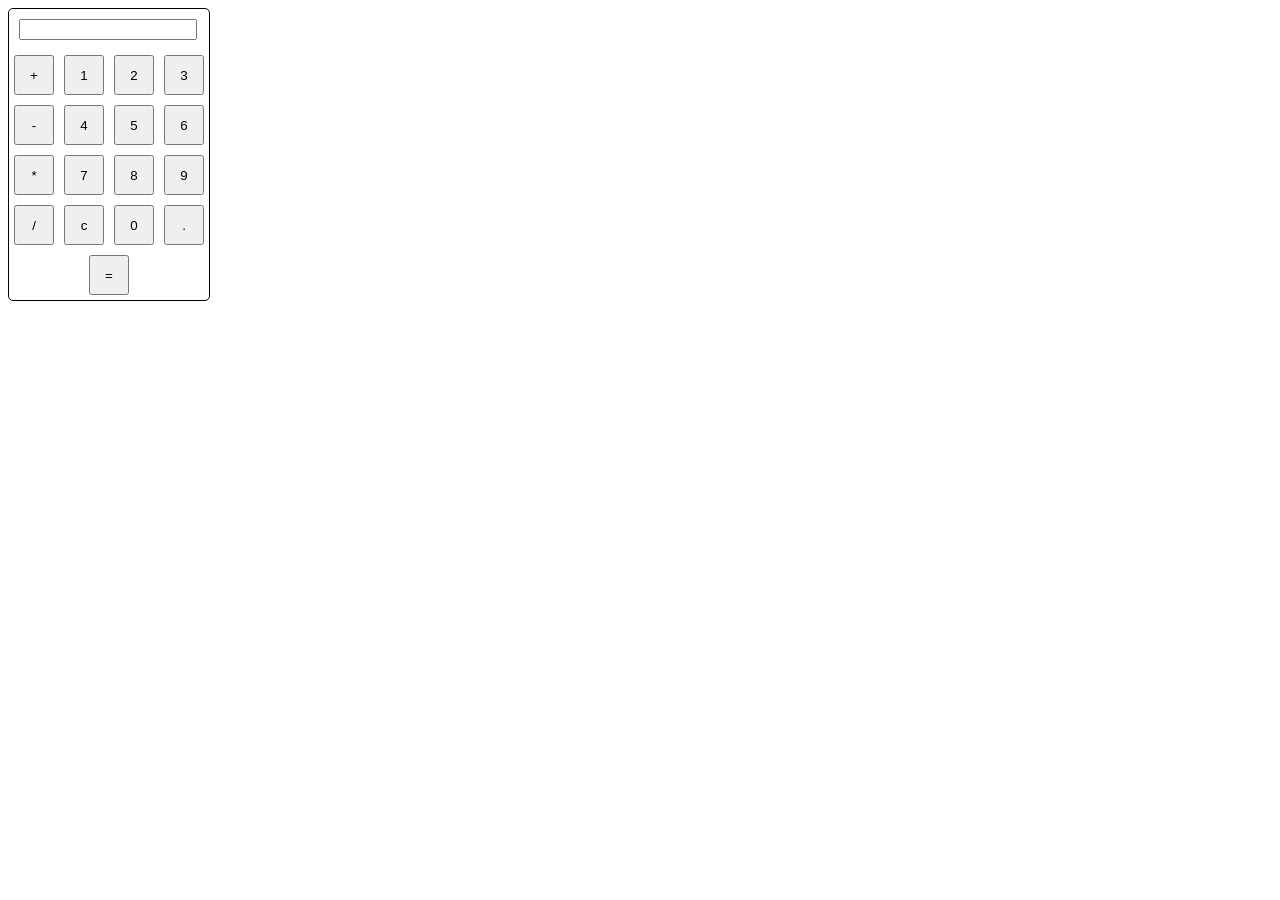
<file: Calculator/index.html>
<!DOCTYPE html>
<html lang="en">
<head>
    <meta charset="UTF-8">
    <meta name="viewport" content="width=device-width, initial-scale=1.0">
    <title>Calculator</title>
    <link rel="stylesheet" href="index.css">
</head>
<body>
    <div id="calculator"> <input type="text" id = "display" readonly>
    <div class="button-container">
        <button class="button" onclick="currentDisplay = currentDisplay + '+'; document.querySelector('#display').value = currentDisplay;">+</button>

        <button class="button" onclick="currentDisplay = currentDisplay + '1'; document.querySelector('#display').value = currentDisplay;">1</button>

        <button class="button" onclick="currentDisplay = currentDisplay + '2'; document.querySelector('#display').value = currentDisplay;">2</button> 

        <button class="button" onclick="currentDisplay = currentDisplay + '3'; document.querySelector('#display').value = currentDisplay;">3</button>

        <button class="button" onclick="currentDisplay = currentDisplay + '-';document.querySelector('#display').value = currentDisplay;">-</button>

        <button class="button" onclick="currentDisplay = currentDisplay + '4';document.querySelector('#display').value = currentDisplay;">4</button>

        <button class="button" onclick="currentDisplay = currentDisplay + '5';document.querySelector('#display').value = currentDisplay;">5</button>

        <button class="button" onclick="currentDisplay = currentDisplay + '6';document.querySelector('#display').value = currentDisplay;">6</button>

        <button class="button" onclick="currentDisplay = currentDisplay + '*';document.querySelector('#display').value = currentDisplay;">*</button>

        <button class="button" onclick="currentDisplay = currentDisplay + '7';document.querySelector('#display').value = currentDisplay;">7</button>

        <button class="button" onclick="currentDisplay = currentDisplay + '8';document.querySelector('#display').value = currentDisplay;">8</button>

        <button class="button" onclick="currentDisplay = currentDisplay + '9';document.querySelector('#display').value = currentDisplay;">9</button>

        <button class="button" onclick="currentDisplay = currentDisplay + '/';document.querySelector('#display').value = currentDisplay;">/</button>

        <button class="button" onclick="currentDisplay = '';document.querySelector('#display').value = currentDisplay;">c</button>

        <button class="button" onclick="currentDisplay = currentDisplay + '0';document.querySelector('#display').value = currentDisplay;">0</button>

        <button class="button" onclick="currentDisplay = currentDisplay + '.';document.querySelector('#display').value = currentDisplay;">.</button>

        <button class="button" onclick="
        let result=eval(currentDisplay);
        currentDisplay =result;document.querySelector('#display').value = currentDisplay;">=</button>
    </div>

    <script>
        let currentDisplay='';
        document.querySelector('#disply').value = currentDisplay;
    </script>
</body>
</html>
</file>
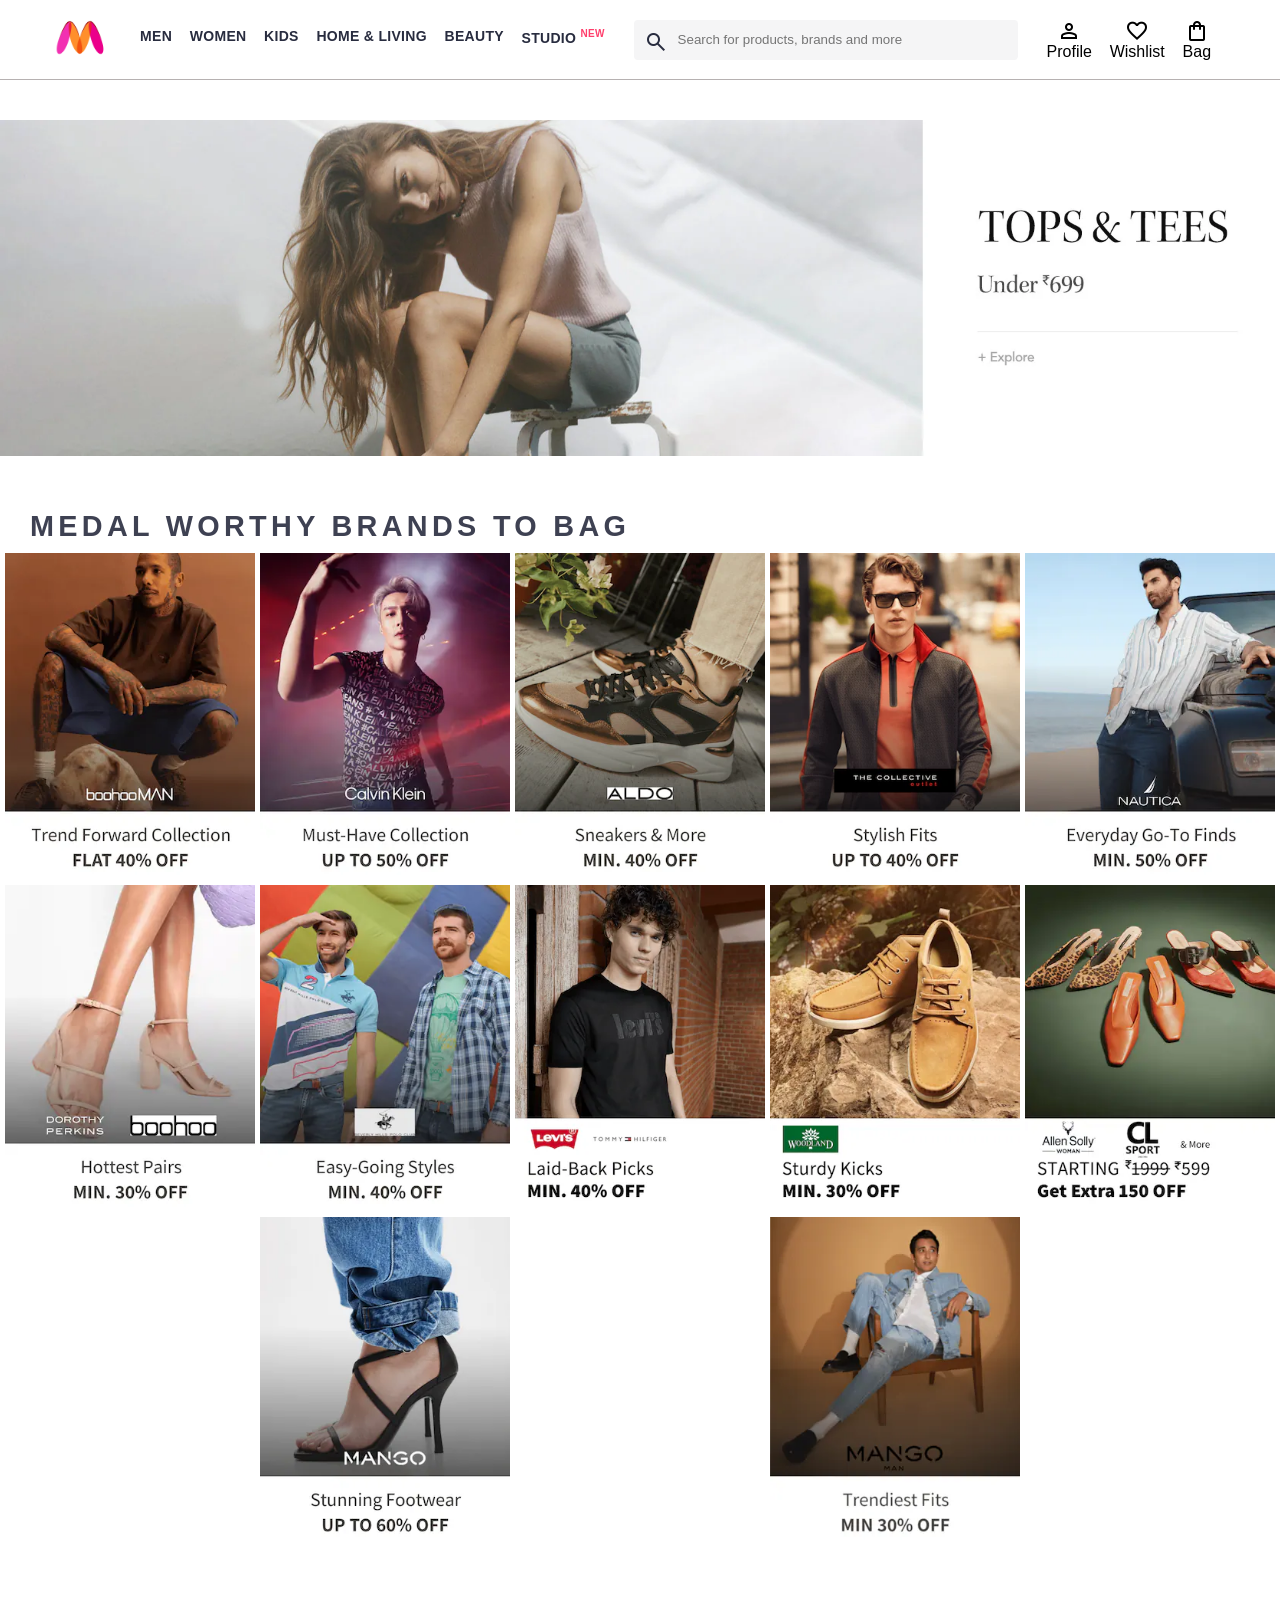
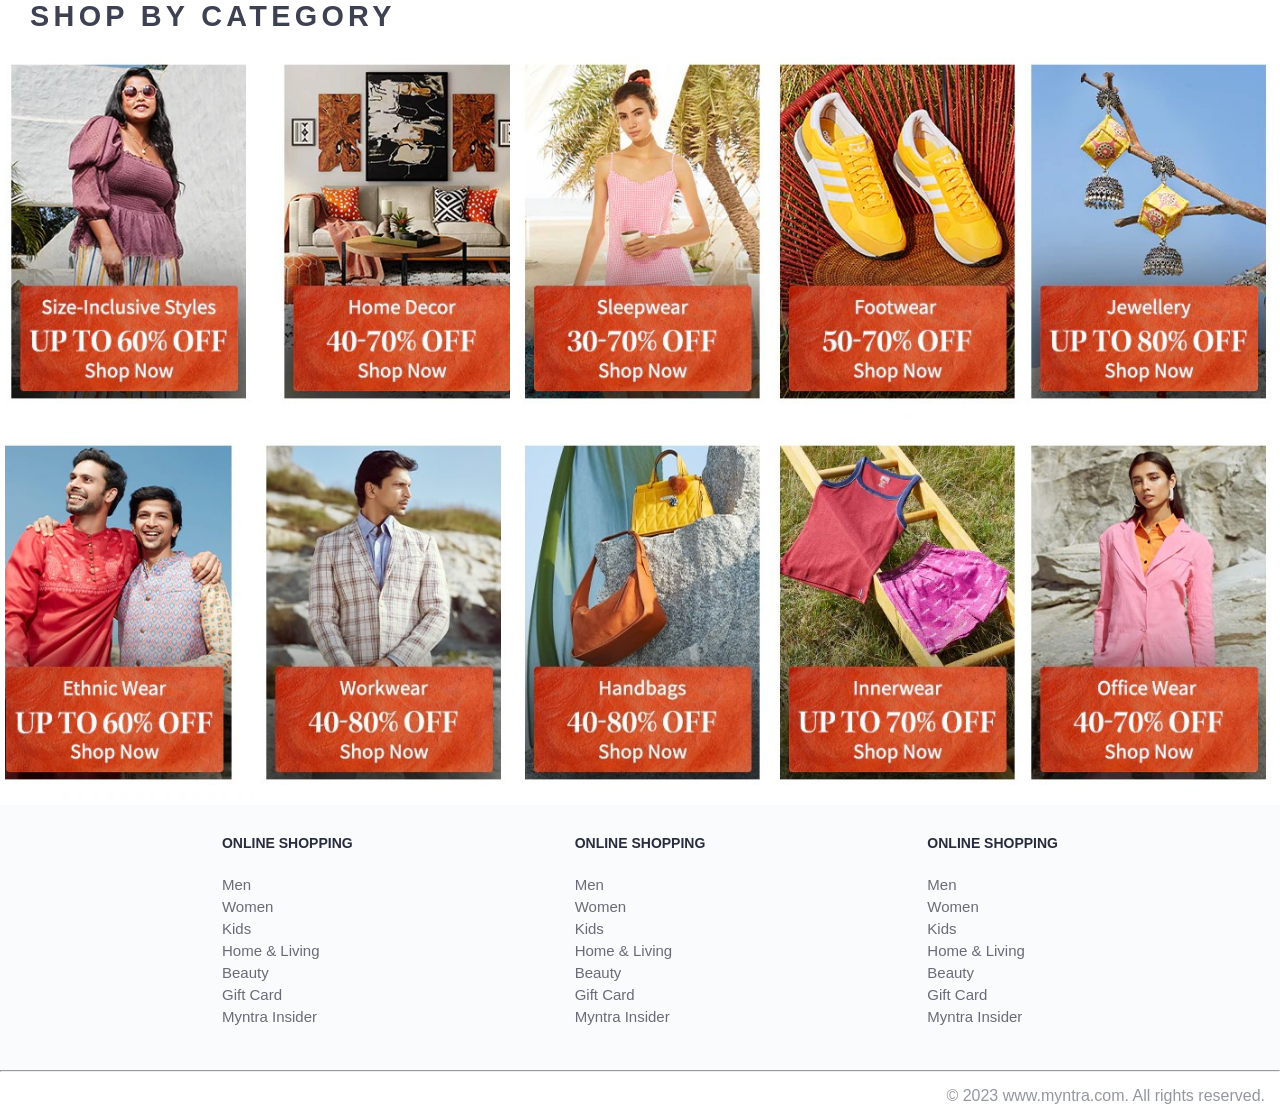
<file: Template myntra function/index.html>
<!DOCTYPE html>
<html lang="en">
<head>
    <title>Myntra Clone</title>
    <link rel="stylesheet" href="index.css">
    <link rel="stylesheet" href="https://fonts.googleapis.com/css2?family=Material+Symbols+Outlined:opsz,wght,FILL,GRAD@20..48,100..700,0..1,-50..200" />
</head>
<body>
    <header>
        <div class="logo_container">
            <a href="#"><img class="myntra_home" src="images/myntra_logo.webp" alt="Myntra Home"></a>
        </div>
        <nav class="nav_bar">
            <a href="#">Men</a>
            <a href="#">Women</a>
            <a href="#">Kids</a>
            <a href="#">Home & Living</a>
            <a href="#">Beauty</a>
            <a href="#">Studio <sup>New</sup></a>
        </nav>
        <div class="search_bar">
            <span class="material-symbols-outlined search_icon">search</span>
            <input class="search_input" placeholder="Search for products, brands and more">
        </div>
        <div class="action_bar">
            <div class="action_container">
                <span class="material-symbols-outlined action_icon">person</span>
                <span class="action_name">Profile</span>
            </div>

            <div class="action_container">
                <span class="material-symbols-outlined action_icon">favorite</span>
                <span class="action_name">Wishlist</span>
            </div>

            <div class="action_container">
                <span class="material-symbols-outlined action_icon">shopping_bag</span>
                <span class="action_name">Bag</span>
            </div>
        </div>
    </header>
    <main>
        <div class="banner_container">
            <img class="banner_image" src="banner.jpg" alt="Main Banner">
        </div>
        <div class="category_heading">MEDAL WORTHY BRANDS TO BAG</div>
        <div class="category_items">
            <a href="#"><img class="sale_item" src="images/offers/1.png"></a>
            <a href="#"><img class="sale_item" src="images/offers/2.png"></a>
            <a href="#"><img class="sale_item" src="images/offers/3.png"></a>
            <a href="#"><img class="sale_item" src="images/offers/4.png"></a>
            <a href="#"><img class="sale_item" src="images/offers/5.png"></a>
            <a href="#"><img class="sale_item" src="images/offers/6.png"></a>
            <a href="#"><img class="sale_item" src="images/offers/7.png"></a>
            <a href="#"><img class="sale_item" src="images/offers/8.png"></a>
            <a href="#"><img class="sale_item" src="images/offers/9.png"></a>
            <a href="#"><img class="sale_item" src="images/offers/10.png"></a>
            <a href="#"><img class="sale_item" src="images/offers/11.png"></a>
            <a href="#"><img class="sale_item" src="images/offers/12.png"></a>
        </div>

        <div class="category_heading">SHOP BY CATEGORY</div>
        <div class="category_items">
            <a href="#"><img class="sale_item" src="images/categories/1.jpg"></a>
            <a href="#"><img class="sale_item" src="images/categories/2.jpg"></a>
            <a href="#"><img class="sale_item" src="images/categories/3.jpg"></a>
            <a href="#"><img class="sale_item" src="images/categories/4.jpg"></a>
            <a href="#"><img class="sale_item" src="images/categories/5.jpg"></a>
            <a href="#"><img class="sale_item" src="images/categories/6.jpg"></a>
            <a href="#"><img class="sale_item" src="images/categories/7.jpg"></a>
            <a href="#"><img class="sale_item" src="images/categories/8.jpg"></a>
            <a href="#"><img class="sale_item" src="images/categories/9.jpg"></a>
            <a href="#"><img class="sale_item" src="images/categories/10.jpg"></a>
        </div>
    </main>
    <footer>
        <div class="footer_container">
            <div class="footer_column">
                <h3>ONLINE SHOPPING</h3>

                <a href="#">Men</a>
                <a href="#">Women</a>
                <a href="#">Kids</a>
                <a href="#">Home & Living</a>
                <a href="#">Beauty</a>
                <a href="#">Gift Card</a>
                <a href="#">Myntra Insider</a>
            </div>

            <div class="footer_column">
                <h3>ONLINE SHOPPING</h3>

                <a href="#">Men</a>
                <a href="#">Women</a>
                <a href="#">Kids</a>
                <a href="#">Home & Living</a>
                <a href="#">Beauty</a>
                <a href="#">Gift Card</a>
                <a href="#">Myntra Insider</a>
            </div>

            <div class="footer_column">
                <h3>ONLINE SHOPPING</h3>

                <a href="#">Men</a>
                <a href="#">Women</a>
                <a href="#">Kids</a>
                <a href="#">Home & Living</a>
                <a href="#">Beauty</a>
                <a href="#">Gift Card</a>
                <a href="#">Myntra Insider</a>
            </div>
        </div>
        <hr>

        <div class="copyright">
            © 2023 www.myntra.com. All rights reserved.
        </div>
    </footer>
</body>
</html>
</file>
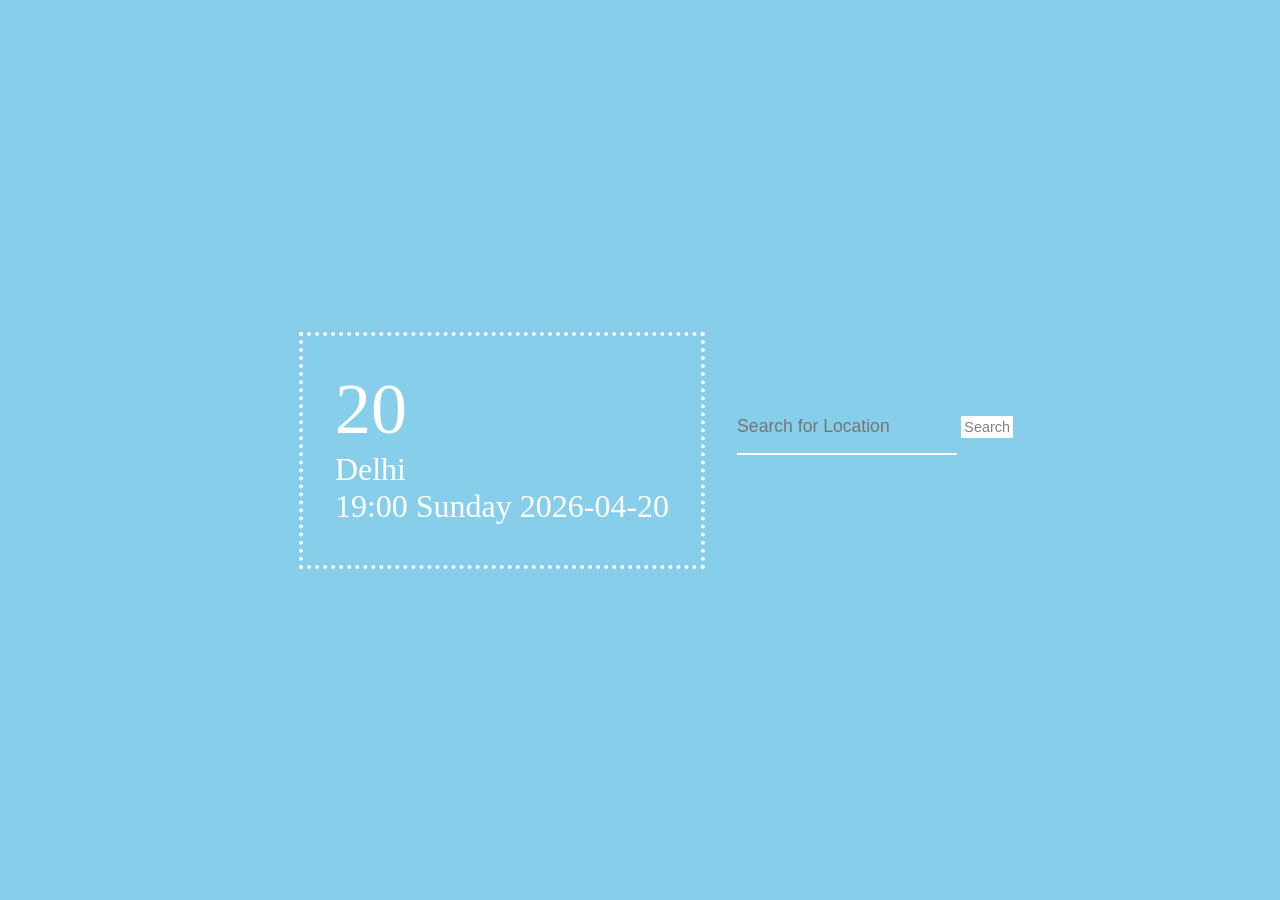
<file: Weather App/index.html>
<!DOCTYPE html>
<html lang="en">
<head>
    <meta charset="UTF-8">
    <meta name="viewport" content="width=device-width, initial-scale=1.0">
    <title>Weather App</title>
    <link rel="stylesheet" href ="style.css"></link>
</head>
<body>
    <div class="container">
        <div class="weather_container">
             <div class="temp">
                <p>20</p>
             </div>
             <div class="time_location">
                <p>Delhi</p>
                <span>19:00 Sunday 2026-04-20</span>
             </div>

             <div class ="condition">
                <p></p>
                <!-- <p>Mist</p> -->
             </div>
        </div>
        <nav>
        <form>
            <input type="text" placeholder="Search for Location" class ="search_area">
            <button type="submit">Search</button>
        </form>
    </nav>
    </div>
<script src="script.js"></script>
    
</body>
</html>
</file>
<file: Calculator/index.css>
#calculator{
    border: 1px solid black;
    border-radius: 5px;
    width: 200px;
}

#display{
    margin: 10px;
    width: 85%;
}

.button-container {
    display: flex; 
    justify-content: center;
    flex-wrap: wrap;
}

button{
    width: 40px;
    height: 40px;
    margin: 5px;
}
</file>
<file: Template myntra function/index.css>
* {
    margin: 0;
    padding: 0;
    font-family: Assistant,-apple-system,BlinkMacSystemFont,Segoe UI,Roboto,Helvetica,Arial,sans-serif;
    box-sizing: border-box;
}
header {
    display: flex;
    background-color: #ffffff;
    height: 80px;
    justify-content: space-between;
    align-items: center;
    border-bottom: 1px solid #b6b1b1;
}
.myntra_home {
    height: 45px;
}
.logo_container {
    margin-left: 4%;
}
.action_bar {
    margin-right: 4%;
}
.nav_bar {
    display: flex;
    min-width: 500px;
    justify-content: space-evenly;
}
.nav_bar a {
    font-size: 14px;
    letter-spacing: .3px;
    color: #282c3f;
    font-weight: 700;
    text-transform: uppercase;
    text-decoration: none;
    padding: 28px 0;
    border-bottom: 5px solid #ffffff;
}
.nav_bar a:hover {
    border-bottom: 4px solid #f54e77;
}

.nav_bar a sup {
    color: #ff3f6c;
    font-size: 10px;
}

.search_bar {
    height: 40px;
    min-width: 200px;
    width: 30%;
    display: flex;
    align-items: center;
}
.search_icon {
    box-sizing: content-box;
    height: 20px;
    padding: 10px;

    background-color: #f5f5f6;
    color: #282c3f;
    font-weight: 300;
    border-radius: 4px 0 0 4px;
}
.search_input {
    color: #696e79;
    background-color: #f5f5f6;
    flex-grow: 1;
    height: 40px;
    border: 0;
    border-radius: 0 4px 4px 0;
}

.action_bar {
    display: flex;
    min-width: 200px;
    justify-content: space-evenly;
}

.action_container {
    display: flex;
    flex-direction: column;
    align-items: center;
}

/* Main section */
.banner_container {
    margin: 40px 0;
}
.banner_image {
    width: 100%;
}

.category_heading {
    text-transform: uppercase;
    color: #3e4152;
    letter-spacing: .15em;
    font-size: 1.8em;
    margin: 50px 0 10px 30px;
    max-height: 5em;
    font-weight: 700;
}

.category_items {
    display: flex;
    flex-wrap: wrap;
    justify-content: space-evenly;
}

.sale_item {
    width: 250px;
}

.footer_container {
    padding: 30px 0px 40px 0px;
    background: #FAFBFC;
    display: flex;
    justify-content: space-evenly;
}

.footer_column {
    display: flex;
    flex-direction: column;
}

.footer_column h3 {
    color: #282c3f;
    font-size: 14px;
    margin-bottom: 25px;
}

.footer_column a {
    color: #696b79;
    font-size: 15px;
    text-decoration: none;
    padding-bottom: 5px;
}

.copyright {
    color: #94969f;
    text-align: end;
    padding: 15px;
}
</file>
<file: Weather App/style.css>
* {
    margin: 0%;
    padding: 0%;

}

.container {
    width: 100%;
    height: 100vh; 
    background-color: skyblue;
    display: flex;
    justify-content: center;
    align-items: center;
}

.weather_container{
    border: 4px dotted ghostwhite;
    padding: 2rem;
    margin: 2rem ;
    color: white;
}

.temp{
    font-size: 4.5rem;
}

.time_location{
    font-size: 2rem;
}

.condition{
    margin: 0.5rem;
    margin-left: 0.2rem;
}

nav{
    height: 100px;/
}

.search_area {
    padding: 1rem 0;
    outline: none;
    border: none;
    color: white;
    background-color: transparent;
    font-size: 1.1rem;
    border-bottom: 2px solid white;
}

nav form button {
    background-color: white;
    margin-top: 1rem;
    border: none;
    color: grey;
    font-size: 0.9rem;
    padding: 0.2rem;
    cursor: pointer;
}
</file>
